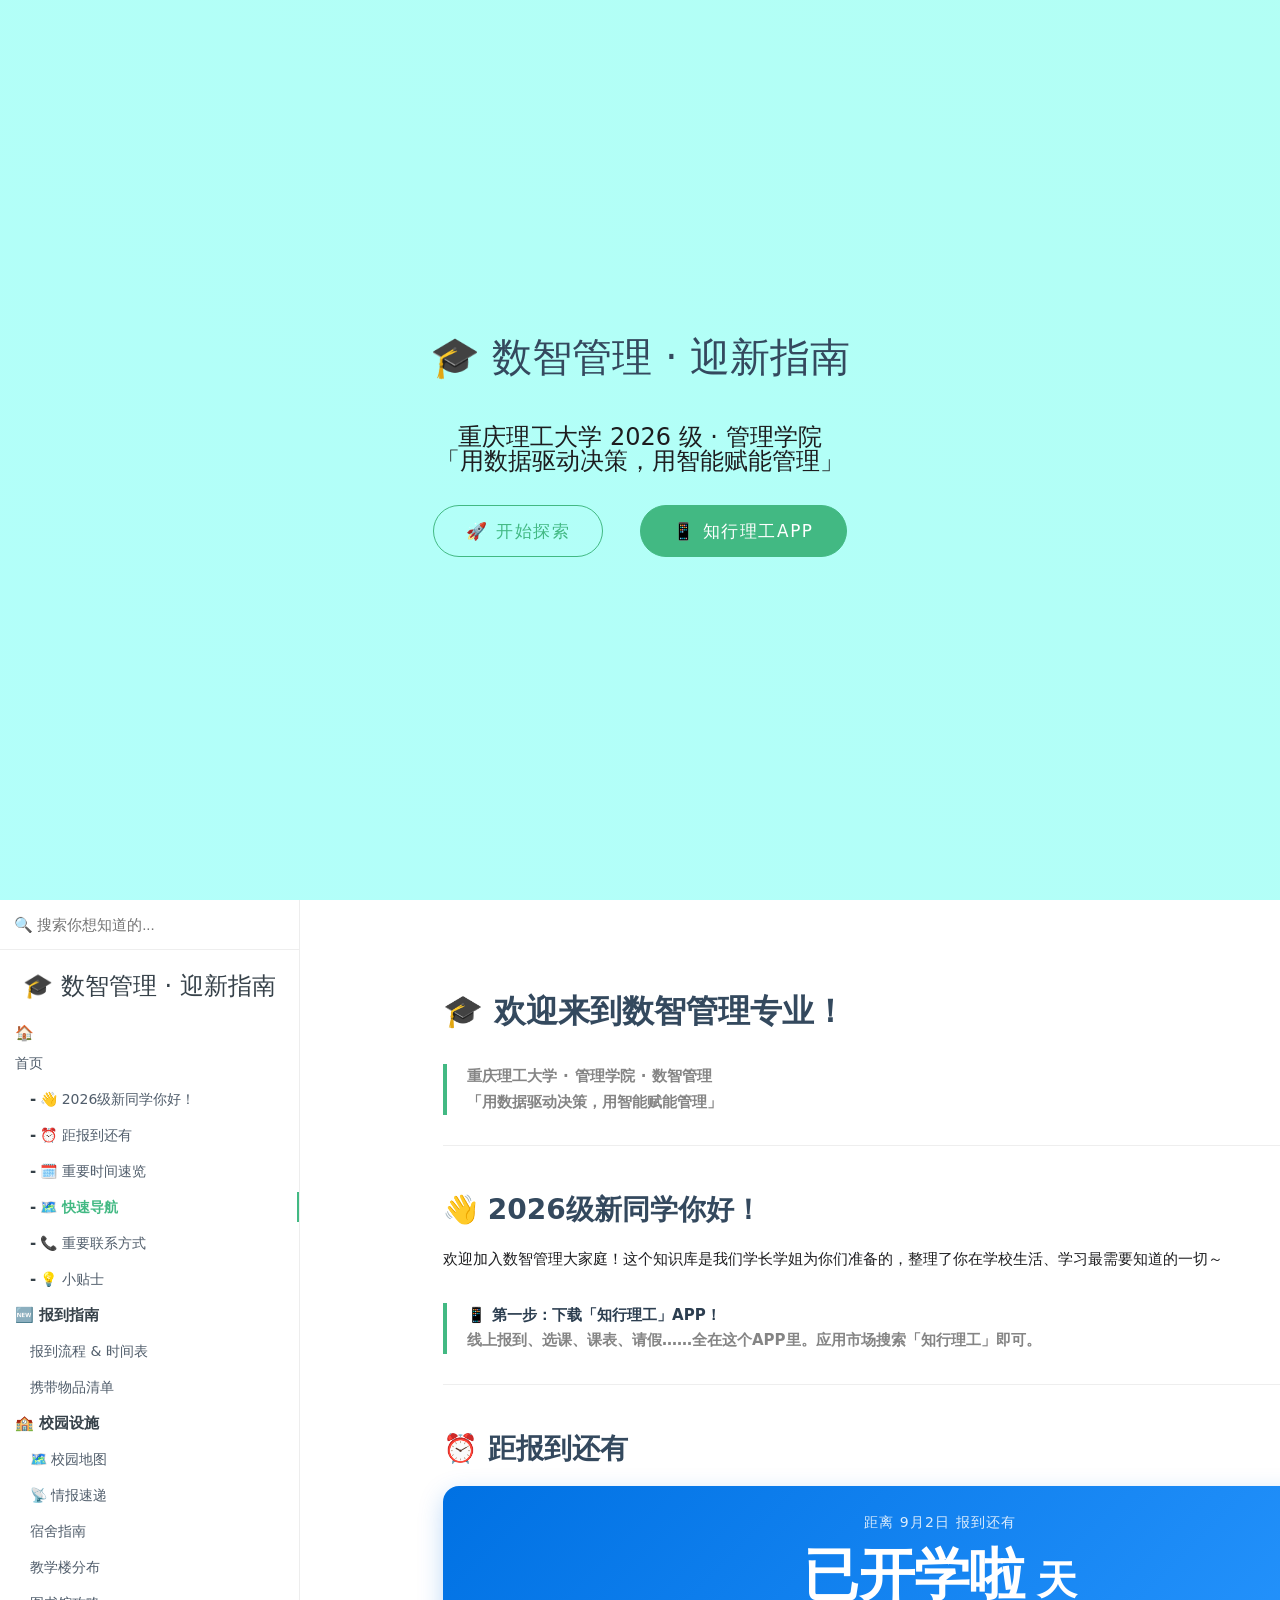
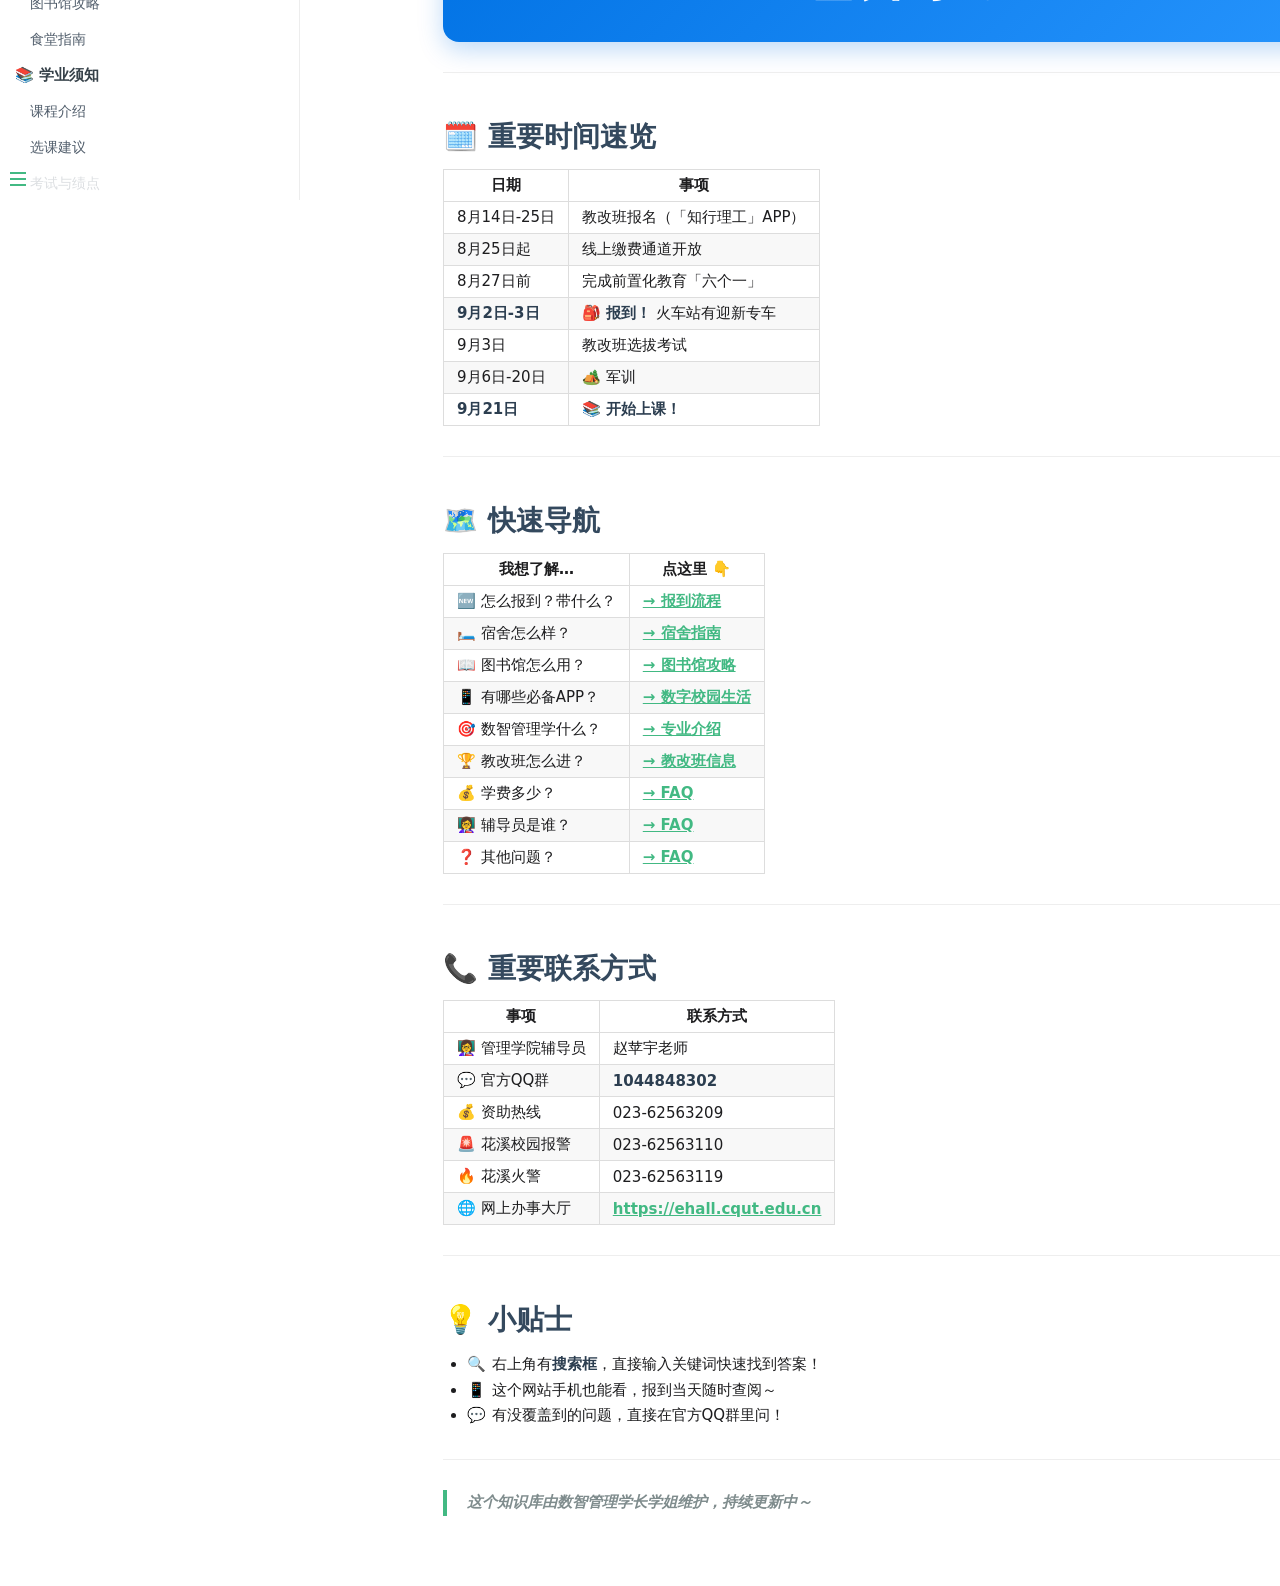
<file: index.html>
<!DOCTYPE html>
<html lang="zh-CN">
<head>
  <meta charset="UTF-8">
  <meta name="viewport" content="width=device-width, initial-scale=1.0, user-scalable=yes">
  <title>数智管理 · 迎新指南</title>
  <meta name="description" content="重庆理工大学数智管理专业迎新知识库 — 宿舍、教学楼、课程、美食、周边，你想知道的都在这里！">

  <!-- Docsify 核心 -->
  <link rel="stylesheet" href="assets/vendor/vue.css">

  <!-- 自定义玻璃拟态主题 -->
  <link rel="stylesheet" href="assets/theme.css">

  <!-- 趣味功能样式 -->
  <link rel="stylesheet" href="docsify-plugin-fun.css">
</head>
<body>
  <div id="app">加载中…</div>

  <script>
    window.$docsify = {
      name: '🎓 数智管理 · 迎新指南',
      routerMode: 'hash',  // hash mode works on GitHub Pages without 404 issues
      loadSidebar: true,
      loadNavbar: false,
      coverpage: true,
      onlyCover: false,
      maxLevel: 3,
      subMaxLevel: 2,
      auto2top: true,
      search: {
        placeholder: '🔍 搜索你想知道的...',
        noData: '😢 没找到相关内容，试试别的关键词？',
        depth: 4
      },
      alias: {
        '/.*/_sidebar.md': '/_sidebar.md',
      },
      // 页面路由
      homepage: 'README.md',
      notFoundPage: '_404.md',
    };
  </script>

  <!-- SPA redirect handler for GitHub Pages (fixes iOS Safari 404 on refresh) -->
  <script>
    (function(l) {
      if (l.search[1] === '/') {
        var decoded = l.search.slice(1).split('&').map(function(s) {
          return s.replace(/~and~/g, '&')
        }).join('?');
        window.history.replaceState(null, null,
          l.pathname.slice(0, -1) + decoded + l.hash
        );
      }
    }(window.location));
  </script>

  <!-- Docsify 插件 -->
  <script src="assets/vendor/docsify.min.js"></script>
  <script src="assets/vendor/search.min.js"></script>
  <script src="assets/vendor/zoom-image.min.js"></script>
  <script src="assets/vendor/copy-code.min.js"></script>

  <!-- 趣味功能插件（倒计时/随机推荐/清单/BTI测试） -->
  <script src="docsify-plugin-fun.js"></script>

</body>
</html>
</file>
<file: assets/vendor/vue.css>
@import url("https://fonts.googleapis.com/css?family=Roboto+Mono|Source+Sans+Pro:300,400,600");*{-webkit-font-smoothing:antialiased;-webkit-overflow-scrolling:touch;-webkit-tap-highlight-color:rgba(0,0,0,0);-webkit-text-size-adjust:none;-webkit-touch-callout:none;box-sizing:border-box}body:not(.ready){overflow:hidden}body:not(.ready) .app-nav,body:not(.ready)>nav,body:not(.ready) [data-cloak]{display:none}div#app{font-size:30px;font-weight:lighter;margin:40vh auto;text-align:center}div#app:empty:before{content:"Loading..."}img.emoji{height:1.2em}img.emoji,span.emoji{vertical-align:middle}span.emoji{font-family:Apple Color Emoji,Segoe UI Emoji,Segoe UI Symbol,Noto Color Emoji;font-size:1.2em}.progress{background-color:#42b983;background-color:var(--theme-color,#42b983);height:2px;left:0;position:fixed;right:0;top:0;transition:width .2s,opacity .4s;width:0;z-index:999999}.search .search-keyword,.search a:hover{color:#42b983;color:var(--theme-color,#42b983)}.search .search-keyword{font-style:normal;font-weight:700}body,html{height:100%}body{-moz-osx-font-smoothing:grayscale;-webkit-font-smoothing:antialiased;color:#34495e;font-family:Source Sans Pro,Helvetica Neue,Arial,sans-serif;font-size:15px;letter-spacing:0;margin:0;overflow-x:hidden}img{max-width:100%}a[disabled]{cursor:not-allowed;opacity:.6}kbd{border:1px solid #ccc;border-radius:3px;display:inline-block;font-size:12px!important;line-height:12px;margin-bottom:3px;padding:3px 5px;vertical-align:middle}li input[type=checkbox]{margin:0 .2em .25em 0;vertical-align:middle}.app-nav{margin:25px 60px 0 0;position:absolute;right:0;text-align:right;z-index:10}.app-nav.no-badge{margin-right:25px}.app-nav p{margin:0}.app-nav>a{margin:0 1rem;padding:5px 0}.app-nav li,.app-nav ul{display:inline-block;list-style:none;margin:0}.app-nav a{color:inherit;font-size:16px;text-decoration:none;transition:color .3s}.app-nav a.active,.app-nav a:hover{color:#42b983;color:var(--theme-color,#42b983)}.app-nav a.active{border-bottom:2px solid #42b983;border-bottom:2px solid var(--theme-color,#42b983)}.app-nav li{display:inline-block;margin:0 1rem;padding:5px 0;position:relative;cursor:pointer}.app-nav li ul{background-color:#fff;border:1px solid;border-color:#ddd #ddd #ccc;border-radius:4px;box-sizing:border-box;display:none;max-height:calc(100vh - 61px);overflow-y:auto;padding:10px 0;position:absolute;right:-15px;text-align:left;top:100%;white-space:nowrap}.app-nav li ul li{display:block;font-size:14px;line-height:1rem;margin:8px 14px;white-space:nowrap}.app-nav li ul a{display:block;font-size:inherit;margin:0;padding:0}.app-nav li ul a.active{border-bottom:0}.app-nav li:hover ul{display:block}.github-corner{border-bottom:0;position:fixed;right:0;text-decoration:none;top:0;z-index:1}.github-corner:hover .octo-arm{animation:octocat-wave .56s ease-in-out}.github-corner svg{color:#fff;fill:#42b983;fill:var(--theme-color,#42b983);height:80px;width:80px}main{display:block;position:relative;width:100vw;height:100%;z-index:0}main.hidden{display:none}.anchor{display:inline-block;text-decoration:none;transition:all .3s}.anchor span{color:#34495e}.anchor:hover{text-decoration:underline}.sidebar{border-right:1px solid rgba(0,0,0,.07);overflow-y:auto;padding:40px 0 0;position:absolute;top:0;bottom:0;left:0;transition:transform .25s ease-out;width:300px;z-index:20}.sidebar>h1{margin:0 auto 1rem;font-size:1.5rem;font-weight:300;text-align:center}.sidebar>h1 a{color:inherit;text-decoration:none}.sidebar>h1 .app-nav{display:block;position:static}.sidebar .sidebar-nav{line-height:2em;padding-bottom:40px}.sidebar li.collapse .app-sub-sidebar{display:none}.sidebar ul{margin:0 0 0 15px;padding:0}.sidebar li>p{font-weight:700;margin:0}.sidebar ul,.sidebar ul li{list-style:none}.sidebar ul li a{border-bottom:none;display:block}.sidebar ul li ul{padding-left:20px}.sidebar::-webkit-scrollbar{width:4px}.sidebar::-webkit-scrollbar-thumb{background:transparent;border-radius:4px}.sidebar:hover::-webkit-scrollbar-thumb{background:hsla(0,0%,53.3%,.4)}.sidebar:hover::-webkit-scrollbar-track{background:hsla(0,0%,53.3%,.1)}.sidebar-toggle{background-color:transparent;background-color:hsla(0,0%,100%,.8);border:0;outline:none;padding:10px;position:absolute;bottom:0;left:0;text-align:center;transition:opacity .3s;width:284px;z-index:30;cursor:pointer}.sidebar-toggle:hover .sidebar-toggle-button{opacity:.4}.sidebar-toggle span{background-color:#42b983;background-color:var(--theme-color,#42b983);display:block;margin-bottom:4px;width:16px;height:2px}body.sticky .sidebar,body.sticky .sidebar-toggle{position:fixed}.content{padding-top:60px;position:absolute;top:0;right:0;bottom:0;left:300px;transition:left .25s ease}.markdown-section{margin:0 auto;max-width:80%;padding:30px 15px 40px;position:relative}.markdown-section>*{box-sizing:border-box;font-size:inherit}.markdown-section>:first-child{margin-top:0!important}.markdown-section hr{border:none;border-bottom:1px solid #eee;margin:2em 0}.markdown-section iframe{border:1px solid #eee;width:1px;min-width:100%}.markdown-section table{border-collapse:collapse;border-spacing:0;display:block;margin-bottom:1rem;overflow:auto;width:100%}.markdown-section th{font-weight:700}.markdown-section td,.markdown-section th{border:1px solid #ddd;padding:6px 13px}.markdown-section tr{border-top:1px solid #ccc}.markdown-section p.tip,.markdown-section tr:nth-child(2n){background-color:#f8f8f8}.markdown-section p.tip{border-bottom-right-radius:2px;border-left:4px solid #f66;border-top-right-radius:2px;margin:2em 0;padding:12px 24px 12px 30px;position:relative}.markdown-section p.tip:before{background-color:#f66;border-radius:100%;color:#fff;content:"!";font-family:Dosis,Source Sans Pro,Helvetica Neue,Arial,sans-serif;font-size:14px;font-weight:700;left:-12px;line-height:20px;position:absolute;height:20px;width:20px;text-align:center;top:14px}.markdown-section p.tip code{background-color:#efefef}.markdown-section p.tip em{color:#34495e}.markdown-section p.warn{background:rgba(66,185,131,.1);border-radius:2px;padding:1rem}.markdown-section ul.task-list>li{list-style-type:none}body.close .sidebar{transform:translateX(-300px)}body.close .sidebar-toggle{width:auto}body.close .content{left:0}@media print{.app-nav,.github-corner,.sidebar,.sidebar-toggle{display:none}}@media screen and (max-width:768px){.github-corner,.sidebar,.sidebar-toggle{position:fixed}.app-nav{margin-top:16px}.app-nav li ul{top:30px}main{height:auto;min-height:100vh;overflow-x:hidden}.sidebar{left:-300px;transition:transform .25s ease-out}.content{left:0;max-width:100vw;position:static;padding-top:20px;transition:transform .25s ease}.app-nav,.github-corner{transition:transform .25s ease-out}.sidebar-toggle{background-color:transparent;width:auto;padding:30px 30px 10px 10px}body.close .sidebar{transform:translateX(300px)}body.close .sidebar-toggle{background-color:hsla(0,0%,100%,.8);transition:background-color 1s;width:284px;padding:10px}body.close .content{transform:translateX(300px)}body.close .app-nav,body.close .github-corner{display:none}.github-corner:hover .octo-arm{animation:none}.github-corner .octo-arm{animation:octocat-wave .56s ease-in-out}}@keyframes octocat-wave{0%,to{transform:rotate(0)}20%,60%{transform:rotate(-25deg)}40%,80%{transform:rotate(10deg)}}section.cover{position:relative;align-items:center;background-position:50%;background-repeat:no-repeat;background-size:cover;min-height:100vh;width:100%;display:none}section.cover.show{display:flex}section.cover.has-mask .mask{background-color:#fff;opacity:.8;position:absolute;top:0;bottom:0;width:100%}section.cover .cover-main{flex:1;margin:0 16px;text-align:center;position:relative}section.cover a{color:inherit}section.cover a,section.cover a:hover{text-decoration:none}section.cover p{line-height:1.5rem;margin:1em 0}section.cover h1{color:inherit;font-size:2.5rem;font-weight:300;margin:.625rem 0 2.5rem;position:relative;text-align:center}section.cover h1 a{display:block}section.cover h1 small{bottom:-.4375rem;font-size:1rem;position:absolute}section.cover blockquote{font-size:1.5rem;text-align:center}section.cover ul{line-height:1.8;list-style-type:none;margin:1em auto;max-width:500px;padding:0}section.cover .cover-main>p:last-child a{border-radius:2rem;border:1px solid #42b983;border-color:var(--theme-color,#42b983);box-sizing:border-box;color:#42b983;color:var(--theme-color,#42b983);display:inline-block;font-size:1.05rem;letter-spacing:.1rem;margin:.5rem 1rem;padding:.75em 2rem;text-decoration:none;transition:all .15s ease}section.cover .cover-main>p:last-child a:last-child{background-color:#42b983;background-color:var(--theme-color,#42b983);color:#fff}section.cover .cover-main>p:last-child a:last-child:hover{color:inherit;opacity:.8}section.cover .cover-main>p:last-child a:hover{color:inherit}section.cover blockquote>p>a{border-bottom:2px solid #42b983;border-bottom:2px solid var(--theme-color,#42b983);transition:color .3s}section.cover blockquote>p>a:hover{color:#42b983;color:var(--theme-color,#42b983)}.sidebar,body{background-color:#fff}.sidebar{color:#364149}.sidebar li{margin:6px 0}.sidebar ul li a{color:#505d6b;font-size:14px;font-weight:400;overflow:hidden;text-decoration:none;text-overflow:ellipsis;white-space:nowrap}.sidebar ul li a:hover{text-decoration:underline}.sidebar ul li ul{padding:0}.sidebar ul li.active>a{border-right:2px solid;color:#42b983;color:var(--theme-color,#42b983);font-weight:600}.app-sub-sidebar li:before{content:"-";padding-right:4px;float:left}.markdown-section h1,.markdown-section h2,.markdown-section h3,.markdown-section h4,.markdown-section strong{color:#2c3e50;font-weight:600}.markdown-section a{color:#42b983;color:var(--theme-color,#42b983);font-weight:600}.markdown-section h1{font-size:2rem;margin:0 0 1rem}.markdown-section h2{font-size:1.75rem;margin:45px 0 .8rem}.markdown-section h3{font-size:1.5rem;margin:40px 0 .6rem}.markdown-section h4{font-size:1.25rem}.markdown-section h5{font-size:1rem}.markdown-section h6{color:#777;font-size:1rem}.markdown-section figure,.markdown-section p{margin:1.2em 0}.markdown-section ol,.markdown-section p,.markdown-section ul{line-height:1.6rem;word-spacing:.05rem}.markdown-section ol,.markdown-section ul{padding-left:1.5rem}.markdown-section blockquote{border-left:4px solid #42b983;border-left:4px solid var(--theme-color,#42b983);color:#858585;margin:2em 0;padding-left:20px}.markdown-section blockquote p{font-weight:600;margin-left:0}.markdown-section iframe{margin:1em 0}.markdown-section em{color:#7f8c8d}.markdown-section code,.markdown-section output:after,.markdown-section pre{font-family:Roboto Mono,Monaco,courier,monospace}.markdown-section code,.markdown-section pre{background-color:#f8f8f8}.markdown-section output,.markdown-section pre{margin:1.2em 0;position:relative}.markdown-section output,.markdown-section pre>code{border-radius:2px;display:block}.markdown-section output:after,.markdown-section pre>code{-moz-osx-font-smoothing:initial;-webkit-font-smoothing:initial}.markdown-section code{border-radius:2px;color:#e96900;margin:0 2px;padding:3px 5px;white-space:pre-wrap}.markdown-section>:not(h1):not(h2):not(h3):not(h4):not(h5):not(h6) code{font-size:.8rem}.markdown-section pre{padding:0 1.4rem;line-height:1.5rem;overflow:auto;word-wrap:normal}.markdown-section pre>code{color:#525252;font-size:.8rem;padding:2.2em 5px;line-height:inherit;margin:0 2px;max-width:inherit;overflow:inherit;white-space:inherit}.markdown-section output{padding:1.7rem 1.4rem;border:1px dotted #ccc}.markdown-section output>:first-child{margin-top:0}.markdown-section output>:last-child{margin-bottom:0}.markdown-section code:after,.markdown-section code:before,.markdown-section output:after,.markdown-section output:before{letter-spacing:.05rem}.markdown-section output:after,.markdown-section pre:after{color:#ccc;font-size:.6rem;font-weight:600;height:15px;line-height:15px;padding:5px 10px 0;position:absolute;right:0;text-align:right;top:0;content:attr(data-lang)}.token.cdata,.token.comment,.token.doctype,.token.prolog{color:#8e908c}.token.namespace{opacity:.7}.token.boolean,.token.number{color:#c76b29}.token.punctuation{color:#525252}.token.property{color:#c08b30}.token.tag{color:#2973b7}.token.string{color:#42b983;color:var(--theme-color,#42b983)}.token.selector{color:#6679cc}.token.attr-name{color:#2973b7}.language-css .token.string,.style .token.string,.token.entity,.token.url{color:#22a2c9}.token.attr-value,.token.control,.token.directive,.token.unit{color:#42b983;color:var(--theme-color,#42b983)}.token.function,.token.keyword{color:#e96900}.token.atrule,.token.regex,.token.statement{color:#22a2c9}.token.placeholder,.token.variable{color:#3d8fd1}.token.deleted{text-decoration:line-through}.token.inserted{border-bottom:1px dotted #202746;text-decoration:none}.token.italic{font-style:italic}.token.bold,.token.important{font-weight:700}.token.important{color:#c94922}.token.entity{cursor:help}code .token{-moz-osx-font-smoothing:initial;-webkit-font-smoothing:initial;min-height:1.5rem;position:relative;left:auto}
</file>
<file: assets/theme.css>
/* ============================================
   区块切换动画 (Apple 风格)
   ============================================ */

/* --- reveal 动画：模糊 + 缩小 + 下移淡入 --- */
.reveal {
  opacity: 0;
  transform: translateY(44px) scale(0.96);
  filter: blur(14px);
  -webkit-filter: blur(14px);
  transition: opacity 1s cubic-bezier(0.22, 1, 0.36, 1),
              transform 1s cubic-bezier(0.22, 1, 0.36, 1),
              filter 1s cubic-bezier(0.22, 1, 0.36, 1);
  will-change: opacity, transform, filter;
}
.reveal.visible {
  opacity: 1;
  transform: translateY(0) scale(1);
  filter: blur(0);
  -webkit-filter: blur(0);
}

/* --- 导航栏动态模糊 --- */
:root {
  --nav-blur: 12px;
  --nav-alpha: 0.68;
}

.nav {
  --nav-blur: 12px;
  --nav-alpha: 0.68;
  position: sticky;
  top: 0;
  z-index: 100;
  height: 48px;
  background: rgba(0, 0, 0, var(--nav-alpha));
  backdrop-filter: saturate(180%) blur(var(--nav-blur));
  -webkit-backdrop-filter: saturate(180%) blur(var(--nav-blur));
  display: flex;
  align-items: center;
  justify-content: center;
  padding: 0 22px;
}
.nav-inner { width: 100%; max-width: 980px; display: flex; align-items: center; justify-content: space-between; }
.nav-logo { display: flex; align-items: center; gap: 8px; color: #fff; font-size: 15px; font-weight: 600; letter-spacing: -0.02em; text-decoration: none; }
.nav-logo .dot { width: 18px; height: 18px; border-radius: 50%; background: linear-gradient(135deg, #f5f5f7, #a1a1a6); }
.nav-links { display: flex; gap: 28px; }
.nav-links a { color: rgba(255, 255, 255, 0.8); font-size: 12px; font-weight: 400; letter-spacing: -0.01em; text-decoration: none; transition: color 0.2s; }
.nav-links a:hover { color: #fff; }

/* --- hero 视差淡出 --- */
.hero {
  background: var(--black);
  color: var(--white);
  text-align: center;
  padding: 120px 24px 110px;
  display: flex;
  flex-direction: column;
  align-items: center;
  overflow: hidden;
}

/* ============ 通用 section ============ */
section { width: 100%; }
.container { max-width: 980px; margin: 0 auto; padding: 0 24px; }
.section-head { text-align: center; margin-bottom: 56px; }
.section-head h2 { font-size: 40px; font-weight: 600; line-height: 1.1; letter-spacing: -0.02em; }
.section-head p { font-size: 17px; color: var(--text-secondary); letter-spacing: -0.02em; margin-top: 10px; }

/* ============ 数据区（浅灰，超大数字） ============ */
.stats { background: var(--light-gray); padding: 110px 0; }
.stats-grid { display: grid; grid-template-columns: repeat(4, 1fr); gap: 32px; text-align: center; }
.stat-value { font-size: 56px; font-weight: 600; line-height: 1.07; letter-spacing: -0.03em; font-variant-numeric: tabular-nums; color: var(--near-black); }
.stat-value .currency { font-size: 28px; font-weight: 400; vertical-align: 12px; }
.stat-label { font-size: 14px; font-weight: 400; letter-spacing: -0.01em; color: var(--text-secondary); margin-top: 10px; }

/* ============ 流水明细（白，时间线） ============ */
.records { background: var(--white); padding: 110px 0; }
.timeline { max-width: 560px; margin: 0 auto; position: relative; padding-left: 28px; }
.timeline::before { content: ""; position: absolute; left: 7px; top: 8px; bottom: 8px; width: 1px; background: #e8e8ed; }
.record { position: relative; display: flex; align-items: baseline; padding: 15px 0; }
.record .r-dot { position: absolute; left: -28px; top: 22px; width: 7px; height: 7px; border-radius: 50%; background: #d2d2d7; }
.record:last-child .r-dot { background: var(--apple-blue); }
.record .r-date { width: 64px; font-size: 15px; font-weight: 600; letter-spacing: -0.01em; color: var(--near-black); font-variant-numeric: tabular-nums; }
.record .r-amount { flex: 1; text-align: right; font-size: 15px; font-weight: 400; letter-spacing: -0.01em; color: var(--text-tertiary); font-variant-numeric: tabular-nums; }
.record .r-cum { width: 120px; text-align: right; font-size: 17px; font-weight: 600; letter-spacing: -0.01em; color: var(--near-black); font-variant-numeric: tabular-nums; }
.record:last-child .r-cum { color: var(--apple-blue); }

/* ============ 名单（浅灰） ============ */
.members { background: var(--light-gray); padding: 110px 0; }
.members-grid { display: grid; grid-template-columns: repeat(5, 1fr); gap: 14px; }
.member { display: flex; align-items: flex-start; gap: 10px; padding: 14px 16px; border-radius: 8px; background: var(--white); }
.member .m-dot { width: 8px; height: 8px; border-radius: 50%; background: #d2d2d7; flex-shrink: 0; margin-top: 6px; }
.member .m-info { display: flex; flex-direction: column; gap: 4px; }
.member .m-name { font-size: 15px; letter-spacing: -0.01em; color: var(--near-black); }
.member .m-submit { font-size: 12px; color: var(--apple-blue); text-decoration: none; letter-spacing: -0.01em; }
.member .m-submit:hover { text-decoration: underline; }
.member .m-submit.disabled { color: var(--text-tertiary); }

/* ============ Footer ============ */
footer { background: var(--light-gray); padding: 48px 24px; text-align: center; }
footer .f-note { font-size: 12px; color: var(--text-secondary); letter-spacing: -0.01em; line-height: 1.6; }
footer .f-links { margin-top: 14px; }
footer .f-links a { color: var(--link-blue); font-size: 12px; text-decoration: none; letter-spacing: -0.01em; }
footer .f-links a:hover { text-decoration: underline; }

/* --- 苹果系统字体栈 --- */
body {
  font-family: -apple-system, "SF Pro Display", "PingFang SC", "Microsoft YaHei", "Segoe UI", system-ui, sans-serif;
}

/* --- 根变量 --- */
:root {
  --black: #000000;
  --near-black: #1d1d1f;
  --light-gray: #f5f5f7;
  --white: #ffffff;
  --apple-blue: #0071e3;
  --link-blue: #0066cc;
  --text-secondary: rgba(0, 0, 0, 0.8);
  --text-tertiary: rgba(0, 0, 0, 0.48);
}

/* --- body reset --- */
* { margin: 0; padding: 0; box-sizing: border-sizing: border-box; }
html { scroll-behavior: smooth; }
body {
  font-family: -apple-system, "SF Pro Display", "PingFang SC", "Microsoft YaHei", "Segoe UI", system-ui, sans-serif;
  color: var(--near-black);
  background: var(--white);
  -webkit-font-smoothing: antialiased;
  text-rendering: optimizeLegibility;
}

/* --- 导航栏容器包装 --- */
.nav-wrapper { position: relative; height: 100%; }

/* ============================================
   响应式
   ============================================ */
@media (max-width: 834px) {
  .hero h1 { font-size: 44px; }
  .stats-grid { grid-template-columns: repeat(2, 1fr); gap: 44px 24px; }
  .stat-value { font-size: 44px; }
  .members-grid { grid-template-columns: repeat(3, 1fr); }
}
@media (max-width: 480px) {
  .nav-links { display: none; }
  .hero { padding: 96px 20px 88px; }
  .hero h1 { font-size: 36px; }
  .section-head h2 { font-size: 32px; }
  .members-grid { grid-template-columns: repeat(2, 1fr); }
}
</file>
<file: docsify-plugin-fun.css>
/* docsify-plugin-fun.css — 趣味功能样式（倒计时/随机推荐/清单/BTI） */

/* ============ 倒计时卡片 ============ */
.countdown-card {
  background: linear-gradient(135deg, #0071e3, #2997ff);
  color: #fff;
  border-radius: 16px;
  padding: 28px 24px;
  text-align: center;
  margin: 18px 0;
  box-shadow: 0 8px 24px rgba(0, 113, 227, 0.25);
}
.countdown-card .countdown-label { font-size: 14px; opacity: 0.85; letter-spacing: 0.08em; }
.countdown-card .countdown-num { font-size: 40px; font-weight: 700; margin-top: 6px; letter-spacing: -0.02em; }
.countdown-card .countdown-num .countdown { font-size: 56px; font-variant-numeric: tabular-nums; }

/* ============ 今天吃什么 ============ */
.food-picker {
  background: rgba(255,255,255,0.6);
  backdrop-filter: blur(20px);
  -webkit-backdrop-filter: blur(20px);
  border: 1px solid rgba(0,0,0,0.06);
  border-radius: 16px;
  padding: 26px 24px;
  text-align: center;
  margin: 18px 0;
}
.food-picker #food-picker-result { margin-bottom: 16px; min-height: 130px; }
/* 美食卡片 */
.food-card {
  background: #fff;
  border-radius: 16px;
  padding: 22px 22px 18px;
  text-align: left;
  box-shadow: 0 4px 18px rgba(0,0,0,0.08);
}
.food-card .fc-tag {
  display: inline-block;
  font-size: 12px;
  font-weight: 600;
  color: #0071e3;
  background: #eaf3ff;
  border-radius: 999px;
  padding: 3px 12px;
  margin-bottom: 12px;
  letter-spacing: 0.04em;
}
.food-card .fc-name { font-size: 24px; font-weight: 700; letter-spacing: -0.01em; line-height: 1.3; }
.food-card .fc-dish { font-size: 15px; color: #333; margin-top: 8px; line-height: 1.6; }
.food-card .fc-meta { display: flex; flex-wrap: wrap; gap: 6px 16px; margin-top: 12px; font-size: 13px; color: #666; }
.food-picker .btn {
  display: inline-block;
  background: #0071e3;
  color: #fff;
  border: none;
  border-radius: 999px;
  padding: 12px 32px;
  font-size: 16px;
  cursor: pointer;
  transition: transform 0.15s, background 0.2s;
}
.food-picker .btn:hover { background: #0077ed; }
.food-picker .btn:active { transform: scale(0.96); }

/* ============ 入学清单 Checklist ============ */
.checklist-progress {
  margin: 16px 0 20px;
}
.checklist-progress .bar {
  height: 8px; background: rgba(0,0,0,0.08); border-radius: 999px; overflow: hidden;
}
.checklist-progress .bar .fill {
  height: 100%; width: 0; background: #34c759; border-radius: 999px; transition: width 0.3s;
}
.checklist-progress .txt { font-size: 13px; opacity: 0.6; margin-top: 6px; }
.checklist .group-title { font-weight: 700; font-size: 16px; margin: 22px 0 8px; }
.checklist label {
  display: flex; align-items: flex-start; gap: 10px;
  padding: 10px 12px; border-radius: 10px; cursor: pointer;
  transition: background 0.15s;
}
.checklist label:hover { background: rgba(0,0,0,0.04); }
.checklist input[type="checkbox"] {
  width: 18px; height: 18px; margin-top: 2px; accent-color: #0071e3; flex-shrink: 0; cursor: pointer;
}
.checklist input[type="checkbox"]:checked + span { text-decoration: line-through; opacity: 0.45; }

/* ============ 西唯兵 BTI 测试 ============ */
.bti-test {
  background: rgba(255,255,255,0.6);
  backdrop-filter: blur(20px);
  -webkit-backdrop-filter: blur(20px);
  border: 1px solid rgba(0,0,0,0.06);
  border-radius: 16px;
  padding: 26px 24px;
  margin: 18px 0;
}
.bti-progress { font-size: 13px; opacity: 0.55; margin-bottom: 14px; letter-spacing: 0.05em; }
.bti-q { font-size: 20px; font-weight: 700; margin-bottom: 18px; line-height: 1.5; }
.bti-opts { display: flex; flex-direction: column; gap: 12px; }
.bti-opt {
  text-align: left; background: #fff; border: 1.5px solid rgba(0,0,0,0.08);
  border-radius: 12px; padding: 14px 16px; font-size: 16px; cursor: pointer;
  transition: border-color 0.15s, background 0.15s, transform 0.1s;
}
.bti-opt:hover { border-color: #0071e3; background: #f0f7ff; }
.bti-opt:active { transform: scale(0.98); }
.bti-result { text-align: center; padding: 10px 0; }
.bti-icon { font-size: 64px; margin-bottom: 10px; }
.bti-img {
  width: 180px; height: 180px; object-fit: cover;
  border-radius: 16px; margin: 0 auto 12px; display: block;
  box-shadow: 0 6px 20px rgba(0,0,0,0.14);
}
.bti-code { font-size: 13px; font-weight: 600; letter-spacing: 0.18em; color: #0071e3; margin-bottom: 8px; }
.bti-name { font-size: 30px; font-weight: 700; letter-spacing: -0.02em; }
.bti-quote { font-size: 16px; color: #555; line-height: 1.7; margin: 12px auto 8px; max-width: 420px; }
.bti-dim { font-size: 13px; color: #999; margin-bottom: 20px; }
.bti-restart {
  background: #0071e3; color: #fff; border: none; border-radius: 999px;
  padding: 11px 30px; font-size: 15px; cursor: pointer;
}
.bti-restart:hover { background: #0077ed; }
</file>
